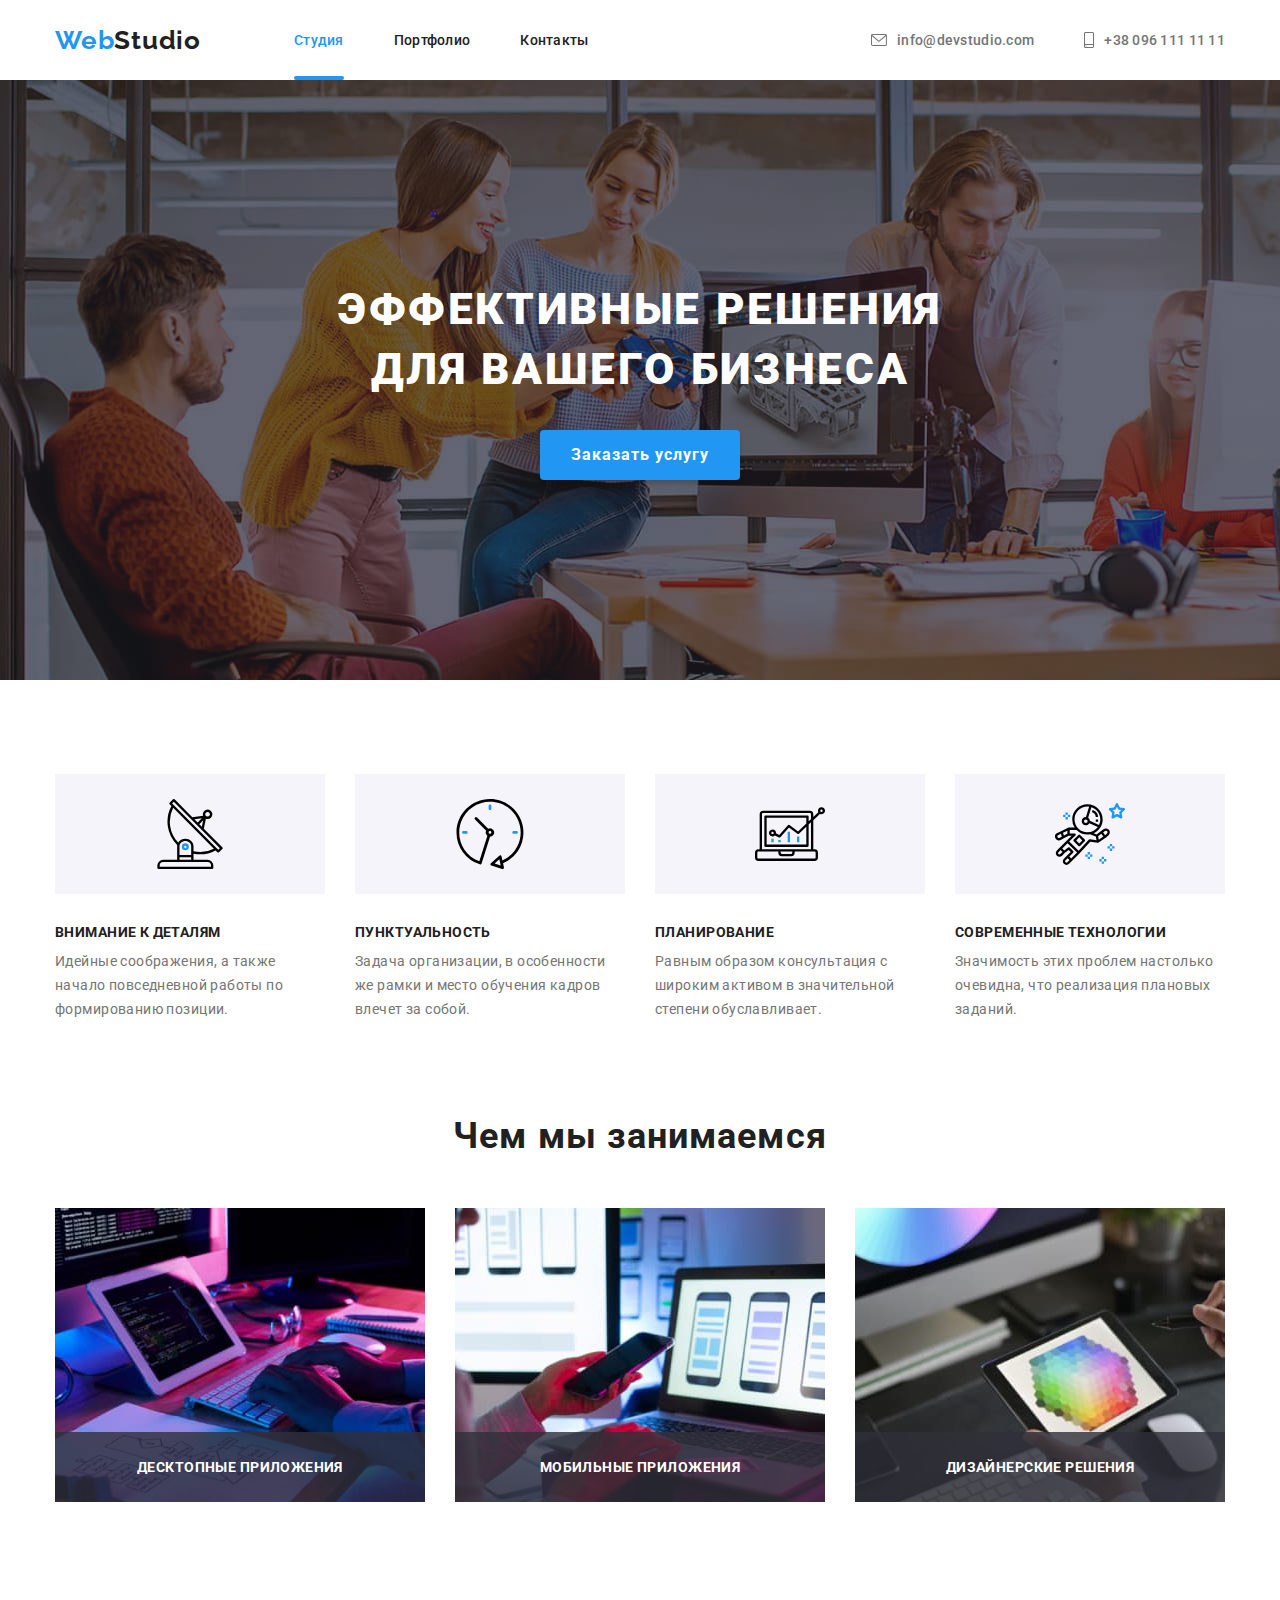
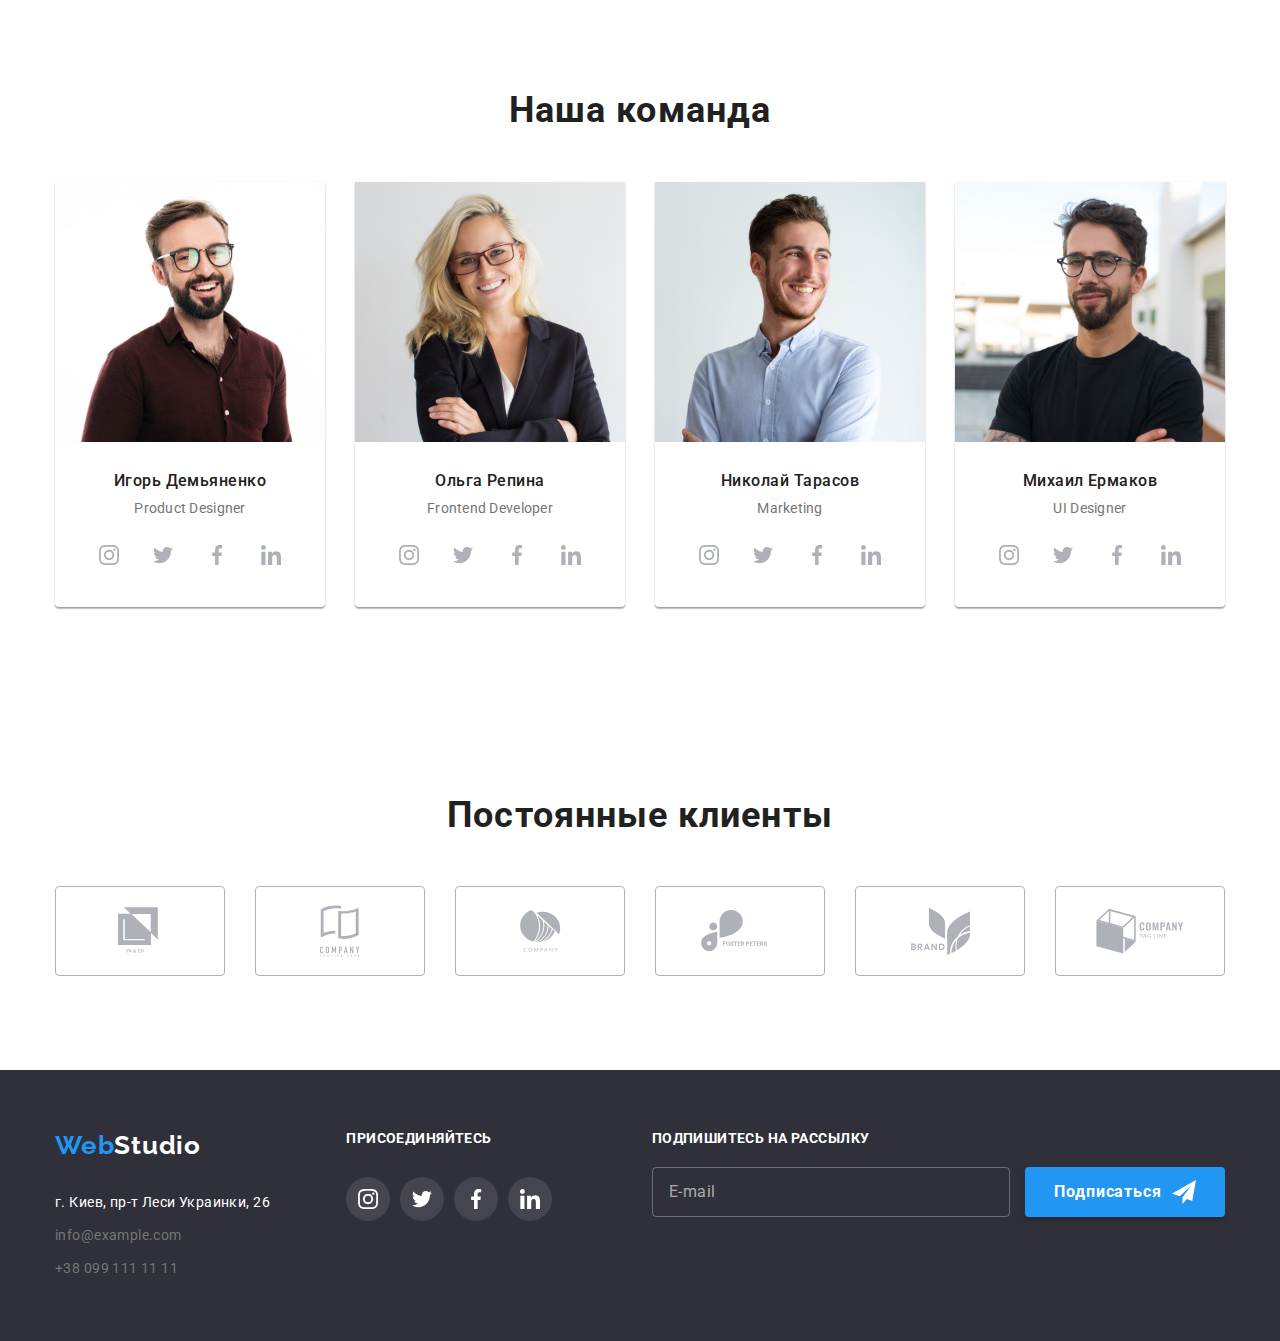
<file: index.html>
<!DOCTYPE html>
<html lang="ru">
  <head>
    <meta charset="UTF-8" />
    <meta name="viewport" content="width=device-width, initial-scale=1.0" />
    <link
      rel="stylesheet"
      href="https://cdnjs.cloudflare.com/ajax/libs/modern-normalize/1.0.0/modern-normalize.min.css"
    />
    <link
      href="https://fonts.googleapis.com/css2?family=Raleway:wght@700&family=Roboto:wght@400;500;700;900&display=swap"
      rel="stylesheet"
    />
    <link rel="stylesheet" href="./css/style.css" />
    <title>WebStudio</title>
  </head>
  <body>
    <!-- Header -->
    <header>
      <div class="container navigation">
        <div class="main-nav">
          <a lang="en" href="./index.html" class="logo link"
            ><span class="logo-accent">Web</span>Studio</a
          >
          <nav>
            <ul class="top-menu list">
              <li class="item">
                <a href="./index.html" class="top-menu--link link current"
                  >Студия</a
                >
              </li>
              <li class="item">
                <a href="./portfolio.html" class="top-menu--link link"
                  >Портфолио</a
                >
              </li>
              <li class="item">
                <a href="" class="top-menu--link link">Контакты</a>
              </li>
            </ul>
          </nav>
        </div>

        <address class="address">
          <ul class="top-address list">
            <li class="item">
              <a href="mailto:info@devstudio.com" class="top-address--link link"
                ><svg class="mail-svg" width="16" height="12">
                  <use href="./image/sprite.svg#icon-envelope-hover"></use>
                </svg>
                info@devstudio.com</a
              >
            </li>
            <li class="item">
              <a href="tel:+380961111111" class="top-address--link link"
                ><svg class="phone-svg" width="10" height="16">
                  <use href="./image/sprite.svg#icon-smartphone"></use>
                </svg>
                +38 096 111 11 11</a
              >
            </li>
          </ul>
        </address>
      </div>
    </header>
    <main>
      <!-- Герой -->

      <section class="hero">
        <div class="container">
          <h1 class="main-title">Эффективные решения для вашего бизнеса</h1>
          <button type="button" class="button" data-modal-open>
            Заказать услугу
          </button>
        </div>
      </section>

      <!-- Преимущества -->

      <section class="advantage">
        <div class="container">
          <h2 class="visually-hidden">Преимущества</h2>
          <ul class="list">
            <li class="item">
              <div class="advantage--icon">
                <svg class="" width="70" height="70">
                  <use href="./image/sprite.svg#icon-antenna"></use>
                </svg>
              </div>
              <p class="advantage-title">Внимание к деталям</p>
              <p class="text">
                Идейные соображения, а также начало повседневной работы по
                формированию позиции.
              </p>
            </li>
            <li class="item">
              <div class="advantage--icon">
                <svg class="" width="70" height="70">
                  <use href="./image/sprite.svg#icon-clock"></use>
                </svg>
              </div>
              <p class="advantage-title">Пунктуальность</p>
              <p class="text">
                Задача организации, в особенности же рамки и место обучения
                кадров влечет за собой.
              </p>
            </li>
            <li class="item">
              <div class="advantage--icon">
                <svg class="" width="70" height="70">
                  <use href="./image/sprite.svg#icon-diagram"></use>
                </svg>
              </div>
              <p class="advantage-title">Планирование</p>
              <p class="text">
                Равным образом консультация с широким активом в значительной
                степени обуславливает.
              </p>
            </li>
            <li class="item">
              <div class="advantage--icon">
                <svg class="" width="70" height="70">
                  <use href="./image/sprite.svg#icon-astronaut"></use>
                </svg>
              </div>
              <p class="advantage-title">Современные технологии</p>
              <p class="text">
                Значимость этих проблем настолько очевидна, что реализация
                плановых заданий.
              </p>
            </li>
          </ul>
        </div>
      </section>

      <!-- Чем мы занимаемся -->

      <section class="work">
        <div class="container">
          <h2 class="title">Чем мы занимаемся</h2>
          <ul class="list">
            <li class="item">
              <img
                src="./image/rozrabotka.jpg"
                alt="Разработка сайтов"
                width="370"
                height="294"
              />
              <p class="work--title">Десктопные приложения</p>
            </li>
            <li class="item">
              <img
                src="./image/adaptiv-saitov.jpg"
                alt="Адаптивные сайты"
                width="370"
                height="294"
              />
              <p class="work--title">Мобильные приложения</p>
            </li>
            <li class="item">
              <img
                src="./image/dizain.jpg"
                alt="Создание дизайна для сайтов"
                width="370"
                height="294"
              />
              <p class="work--title">Дизайнерские решения</p>
            </li>
          </ul>
        </div>
      </section>

      <!-- Наша команда -->

      <section class="team">
        <div class="container">
          <h2 class="title">Наша команда</h2>
          <ul class="list">
            <li class="item">
              <img
                class="photo"
                src="./image/demyanenko.jpg"
                alt="Игорь Демьяненко"
                width="270"
                height="260"
              />
              <h3 class="name">Игорь Демьяненко</h3>
              <p class="specialty" lang="en">Product Designer</p>
              <ul class="social-list list">
                <li class="social-item">
                  <a class="social-link link" href="">
                    <svg class="social-svg" width="20" height="20">
                      <use href="./image/sprite.svg#icon-instagram"></use>
                    </svg>
                  </a>
                </li>
                <li class="social-item">
                  <a class="social-link link" href="">
                    <svg class="social-svg" width="20" height="20">
                      <use href="./image/sprite.svg#icon-twitter"></use>
                    </svg>
                  </a>
                </li>
                <li class="social-item">
                  <a class="social-link link" href="">
                    <svg class="social-svg" width="20" height="20">
                      <use href="./image/sprite.svg#icon-facebook"></use>
                    </svg>
                  </a>
                </li>
                <li class="social-item">
                  <a class="social-link link" href="">
                    <svg class="social-svg" width="20" height="20">
                      <use href="./image/sprite.svg#icon-linkedin"></use>
                    </svg>
                  </a>
                </li>
              </ul>
            </li>
            <li class="item">
              <img
                class="photo"
                src="./image/repina.jpg"
                alt="Ольга Репина"
                width="270"
                height="260"
              />
              <h3 class="name">Ольга Репина</h3>
              <p class="specialty" lang="en">Frontend Developer</p>
              <ul class="social-list list">
                <li class="social-item">
                  <a class="social-link link" href="">
                    <svg class="social-svg" width="20" height="20">
                      <use href="./image/sprite.svg#icon-instagram"></use>
                    </svg>
                  </a>
                </li>
                <li class="social-item">
                  <a class="social-link link" href="">
                    <svg class="social-svg" width="20" height="20">
                      <use href="./image/sprite.svg#icon-twitter"></use>
                    </svg>
                  </a>
                </li>
                <li class="social-item">
                  <a class="social-link link" href="">
                    <svg class="social-svg" width="20" height="20">
                      <use href="./image/sprite.svg#icon-facebook"></use>
                    </svg>
                  </a>
                </li>
                <li class="social-item">
                  <a class="social-link link" href="">
                    <svg class="social-svg" width="20" height="20">
                      <use href="./image/sprite.svg#icon-linkedin"></use>
                    </svg>
                  </a>
                </li>
              </ul>
            </li>
            <li class="item">
              <img
                class="photo"
                src="./image/tarasov.jpg"
                alt="Николай Тарасов"
                width="270"
                height="260"
              />
              <h3 class="name">Николай Тарасов</h3>
              <p class="specialty" lang="en">Marketing</p>
              <ul class="social-list list">
                <li class="social-item">
                  <a class="social-link link" href="">
                    <svg class="social-svg" width="20" height="20">
                      <use href="./image/sprite.svg#icon-instagram"></use>
                    </svg>
                  </a>
                </li>
                <li class="social-item">
                  <a class="social-link link" href="">
                    <svg class="social-svg" width="20" height="20">
                      <use href="./image/sprite.svg#icon-twitter"></use>
                    </svg>
                  </a>
                </li>
                <li class="social-item">
                  <a class="social-link link" href="">
                    <svg class="social-svg" width="20" height="20">
                      <use href="./image/sprite.svg#icon-facebook"></use>
                    </svg>
                  </a>
                </li>
                <li class="social-item">
                  <a class="social-link link" href="">
                    <svg class="social-svg" width="20" height="20">
                      <use href="./image/sprite.svg#icon-linkedin"></use>
                    </svg>
                  </a>
                </li>
              </ul>
            </li>
            <li class="item">
              <img
                class="photo"
                src="./image/ermakov.jpg"
                alt="Михаил Ермаков"
                width="270"
                height="260"
              />
              <h3 class="name">Михаил Ермаков</h3>
              <p class="specialty" lang="en">UI Designer</p>
              <ul class="social-list list">
                <li class="social-item">
                  <a class="social-link link" href="">
                    <svg class="social-svg" width="20" height="20">
                      <use href="./image/sprite.svg#icon-instagram"></use>
                    </svg>
                  </a>
                </li>
                <li class="social-item">
                  <a class="social-link link" href="">
                    <svg class="social-svg" width="20" height="20">
                      <use href="./image/sprite.svg#icon-twitter"></use>
                    </svg>
                  </a>
                </li>
                <li class="social-item">
                  <a class="social-link link" href="">
                    <svg class="social-svg" width="20" height="20">
                      <use href="./image/sprite.svg#icon-facebook"></use>
                    </svg>
                  </a>
                </li>
                <li class="social-item">
                  <a class="social-link link" href="">
                    <svg class="social-svg" width="20" height="20">
                      <use href="./image/sprite.svg#icon-linkedin"></use>
                    </svg>
                  </a>
                </li>
              </ul>
            </li>
          </ul>
        </div>
      </section>

      <!-- Клиенты -->

      <section class="clients">
        <div class="container">
          <h2 class="title">Постоянные клиенты</h2>
          <ul class="clients-list list">
            <li class="clients-item">
              <a href="" class="clients-link"
                ><svg class="clients-svg" width="44" height="49">
                  <use href="./image/sprite.svg#icon-logo-1"></use></svg
              ></a>
            </li>
            <li class="clients-item">
              <a href="" class="clients-link"
                ><svg class="clients-svg" width="40" height="52">
                  <use href="./image/sprite.svg#icon-logo-2"></use></svg
              ></a>
            </li>
            <li class="clients-item">
              <a href="" class="clients-link"
                ><svg class="clients-svg" width="41" height="42">
                  <use href="./image/sprite.svg#icon-logo-3"></use></svg
              ></a>
            </li>
            <li class="clients-item">
              <a href="" class="clients-link"
                ><svg class="clients-svg" width="79" height="42">
                  <use href="./image/sprite.svg#icon-logo-4"></use></svg
              ></a>
            </li>
            <li class="clients-item">
              <a href="" class="clients-link"
                ><svg class="clients-svg" width="59" height="47">
                  <use href="./image/sprite.svg#icon-logo-5"></use></svg
              ></a>
            </li>
            <li class="clients-item">
              <a href="" class="clients-link"
                ><svg class="clients-svg" width="88" height="45">
                  <use href="./image/sprite.svg#icon-logo-6"></use></svg
              ></a>
            </li>
          </ul>
        </div>
      </section>
    </main>

    <!-- Footer -->

    <footer class="footer">
      <div class="container">
        <div class="address">
          <a lang="en" href="./index.html" class="logo link"
            ><span class="logo-accent">Web</span>Studio</a
          >
          <address>
            <ul class="footer-address list">
              <li class="item">
                <a
                  href="https://goo.gl/maps/jd2Q6fffBSF1kD2X9"
                  class="link contact-address"
                  target="_blank"
                  >г. Киев, пр-т Леси Украинки, 26</a
                >
              </li>
              <li class="item">
                <a href="mailto:info@example.com" class="link"
                  >info@example.com</a
                >
              </li>
              <li class="item">
                <a href="tel:+380991111111" class="link">+38 099 111 11 11</a>
              </li>
            </ul>
          </address>
        </div>

        <!-- Блок присоединяйтесь -->

        <div class="join">
          <b class="join-title">присоединяйтесь</b>
          <ul class="social-list list">
            <li class="social-item">
              <a class="social-link link" href="">
                <svg class="social-svg" width="20" height="20">
                  <use href="./image/sprite.svg#icon-instagram"></use>
                </svg>
              </a>
            </li>
            <li class="social-item">
              <a class="social-link link" href="">
                <svg class="social-svg" width="20" height="20">
                  <use href="./image/sprite.svg#icon-twitter"></use>
                </svg>
              </a>
            </li>
            <li class="social-item">
              <a class="social-link link" href="">
                <svg class="social-svg" width="20" height="20">
                  <use href="./image/sprite.svg#icon-facebook"></use>
                </svg>
              </a>
            </li>
            <li class="social-item">
              <a class="social-link link" href="">
                <svg class="social-svg" width="20" height="20">
                  <use href="./image/sprite.svg#icon-linkedin"></use>
                </svg>
              </a>
            </li>
          </ul>
        </div>
        <!-- Подпишитесь на рассылку -->

        <div class="subscribe">
          <p class="subscribe--title">Подпишитесь на рассылку</p>
          <form>
            <label class="subscribe--label">
              <input
                type="email"
                name="mail"
                class="user-email"
                placeholder="E-mail"
              />
            </label>
            <button type="submit" class="button">
              <span class="subscribe--button__text">Подписаться</span>
              <svg width="24" height="24">
                <use href="./image/sprite.svg#icon-send"></use>
              </svg>
            </button>
          </form>
        </div>
      </div>
    </footer>
    <div class="backdrop is-hidden" data-modal>
      <div class="modal">
        <p class="modal-title">Оставьте свои данные, мы вам перезвоним</p>

        <form class="modal-form">
          <label class="modal-label">
            <span class="modal-label-text">Имя</span>

            <input
              class="modal-input"
              type="text"
              name="user-name"
              placeholder=" "
            />
            <svg class="modal-svg" width="18" height="18">
              <use href="./image/sprite.svg#icon-person-black"></use>
            </svg>
          </label>

          <label class="modal-label">
            <span class="modal-label-text">Телефон</span>
            <input
              class="modal-input"
              type="tel"
              name="phone"
              placeholder=" "
            />
            <svg class="modal-svg" width="18" height="18">
              <use href="./image/sprite.svg#icon-phone-black"></use>
            </svg>
          </label>

          <label class="modal-label">
            <span class="modal-label-text">Почта</span>
            <input
              class="modal-input"
              type="email"
              name="mail"
              placeholder=" "
            />
            <svg class="modal-svg" width="18" height="18">
              <use href="./image/sprite.svg#icon-email-black"></use>
            </svg>
          </label>

          <label class="modal-label-textarea">
            <span class="modal-label-text">Комментарий</span>
            <textarea
              class="modal-textarea"
              name="massege"
              placeholder="Введите текст"
            ></textarea>
          </label>

          <label class="label-policy">
            <input
              type="checkbox"
              name="policy-check"
              class="policy-check-input visually-hidden"
            />

            <!-- Оформление чекбокса через свг спрайт -->

            <span class="label-policy-check">
              <svg width="11" height="8">
                <use href="./image/sprite.svg#icon-Vector"></use>
              </svg>
            </span>

            <!-- ===================================== -->

            <span class="label-policy-text"
              >Соглашаюсь с рассылкой и принимаю
              <a href="" class="policy-link">Условия договора</a></span
            >
          </label>

          <button type="submit" class="button">Отправить</button>
        </form>
        <button type="button" class="modal-btn" data-modal-close>
          <svg class="" width="18" height="18">
            <use href="./image/sprite.svg#icon-close-black"></use>
          </svg>
        </button>
      </div>
    </div>
    <script src="./js/modal.js"></script>
  </body>
</html>
</file>
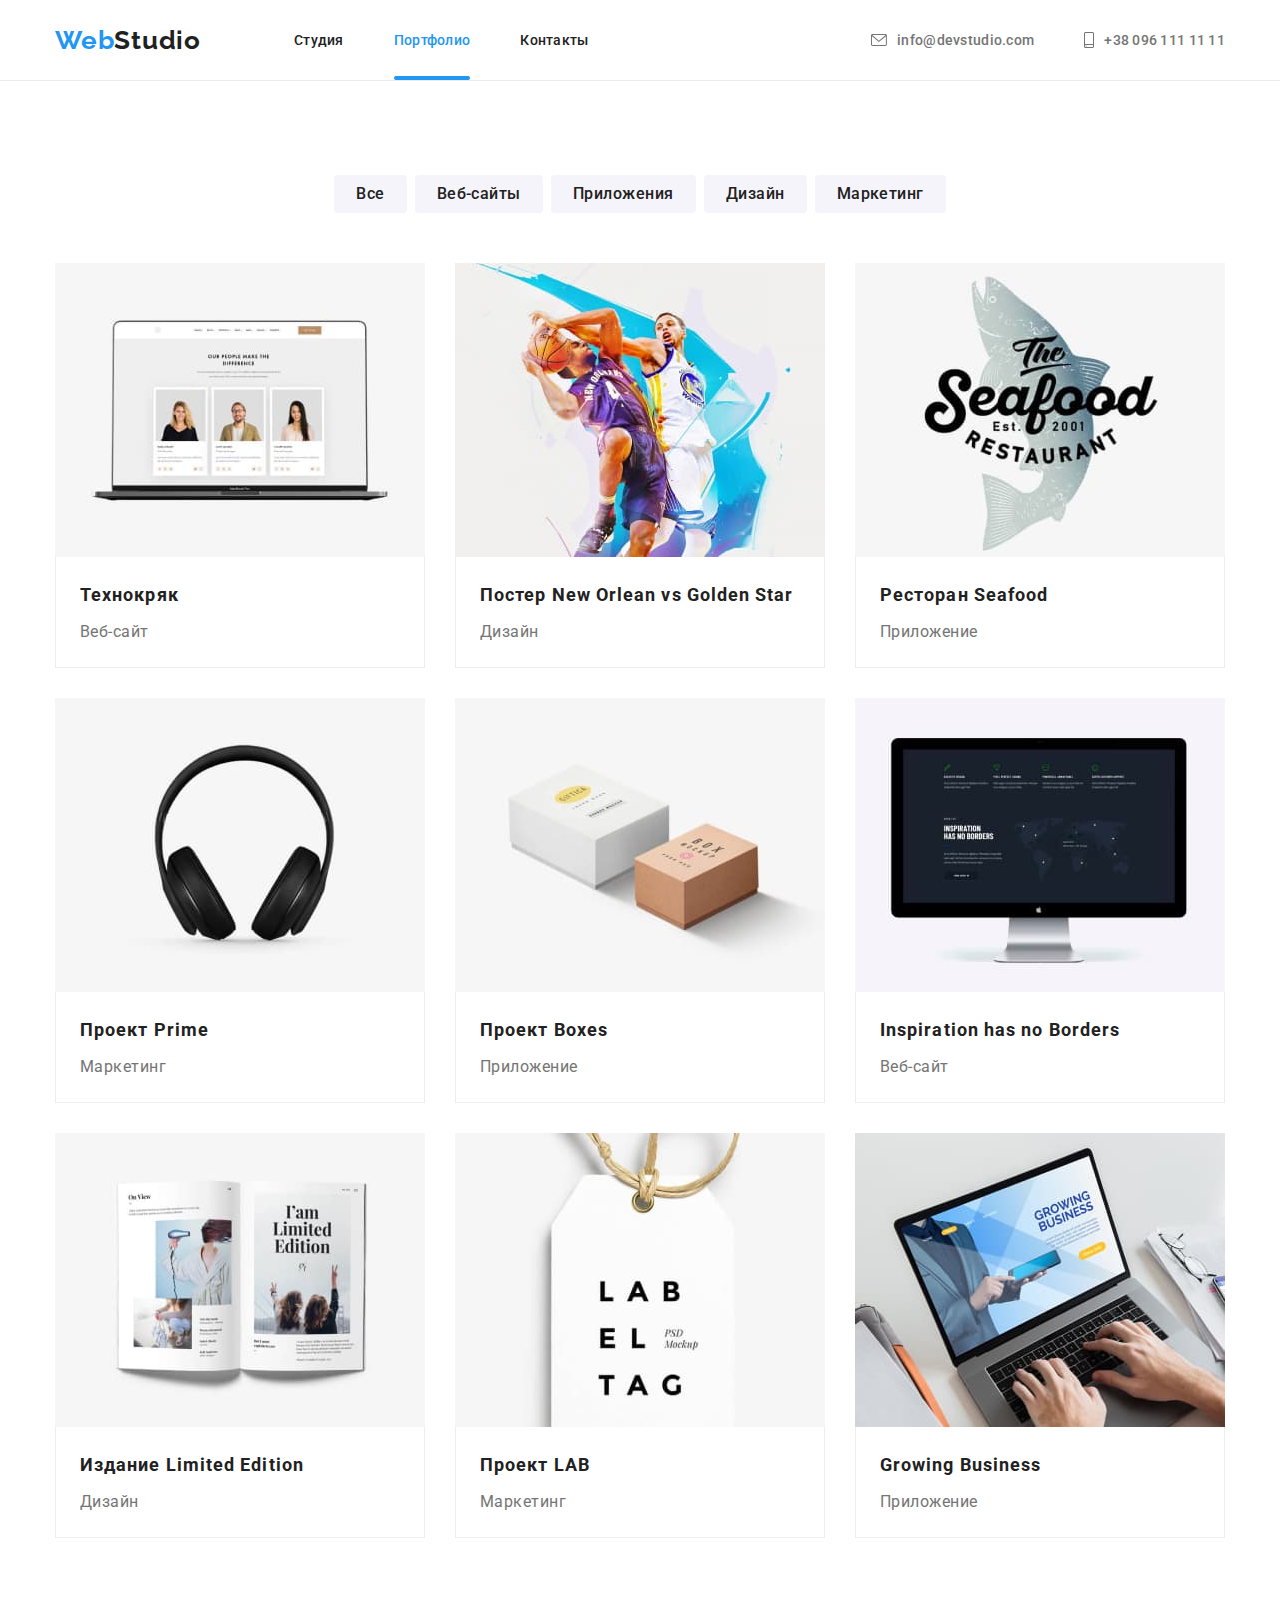
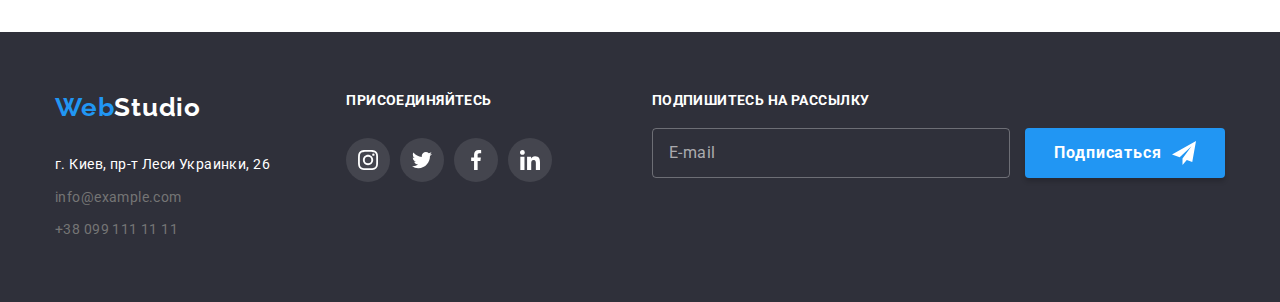
<file: portfolio.html>
<!DOCTYPE html>
<html lang="ru">
  <head>
    <meta charset="UTF-8" />
    <meta name="viewport" content="width=device-width, initial-scale=1.0" />
    <link
      rel="stylesheet"
      href="https://cdnjs.cloudflare.com/ajax/libs/modern-normalize/1.0.0/modern-normalize.min.css"
    />
    <link
      href="https://fonts.googleapis.com/css2?family=Raleway:wght@700&family=Roboto:wght@400;500;700;900&display=swap"
      rel="stylesheet"
    />
    <link rel="stylesheet" href="./css/style.css" />
    <title>WebStudio</title>
  </head>

  <body>
    <!-- Header -->
    <header class="header-portfolio">
      <div class="container navigation">
        <div class="main-nav">
          <a lang="en" href="./index.html" class="logo link"
            ><span class="logo-accent">Web</span>Studio</a
          >
          <nav>
            <ul class="top-menu list">
              <li class="item">
                <a href="./index.html" class="top-menu--link link">Студия</a>
              </li>
              <li class="item">
                <a href="./portfolio.html" class="top-menu--link link current"
                  >Портфолио</a
                >
              </li>
              <li class="item">
                <a href="" class="top-menu--link link">Контакты</a>
              </li>
            </ul>
          </nav>
        </div>

        <address class="address">
          <ul class="top-address list">
            <li class="item">
              <a href="mailto:info@devstudio.com" class="top-address--link link"
                ><svg class="mail-svg" width="16" height="12">
                  <use href="./image/sprite.svg#icon-envelope-hover"></use>
                </svg>
                info@devstudio.com</a
              >
            </li>
            <li class="item">
              <a href="tel:+380961111111" class="top-address--link link"
                ><svg class="phone-svg" width="10" height="16">
                  <use href="./image/sprite.svg#icon-smartphone"></use>
                </svg>
                +38 096 111 11 11</a
              >
            </li>
          </ul>
        </address>
      </div>
    </header>

    <!-- Main -->

    <main>
      <section class="portfolio">
        <div class="container">
          <!-- Фильтр -->

          <ul class="filter list">
            <li class="item"><a href="" class="link filter-link">Все</a></li>
            <li class="item">
              <a href="" class="link filter-link">Веб-сайты</a>
            </li>
            <li class="item">
              <a href="" class="link filter-link">Приложения</a>
            </li>
            <li class="item"><a href="" class="link filter-link">Дизайн</a></li>
            <li class="item">
              <a href="" class="link filter-link">Маркетинг</a>
            </li>
          </ul>

          <!-- Карточки -->

          <ul class="list cards">
            <li class="item">
              <a href="" class="cards-link link">
                <div class="card-block">
                  <img
                    src="./image/sait.jpg"
                    alt="Веб-сайт компании"
                    width="370"
                    height="294"
                    class="card-foto"
                  />
                  <p class="card-desc--text">
                    Технокряк это современная площадка распространения
                    коронавируса. Компании используют эту платформу для
                    цифрового шпионажа и атак на защищённые сервера конкурентов.
                  </p>
                </div>

                <div class="card-desc">
                  <h2 class="name-card">Технокряк</h2>
                  <p class="text-card">Веб-сайт</p>
                </div>
              </a>
            </li>
            <li class="item">
              <a href="" class="cards-link link">
                <div class="card-block">
                  <img
                    src="./image/basketball.jpg"
                    alt="Дизайн постера"
                    width="370"
                    height="294"
                    class="card-foto"
                  />
                  <p class="card-desc--text">
                    Технокряк это современная площадка распространения
                    коронавируса. Компании используют эту платформу для
                    цифрового шпионажа и атак на защищённые сервера конкурентов.
                  </p>
                </div>

                <div class="card-desc">
                  <h2 class="name-card">Постер New Orlean vs Golden Star</h2>
                  <p class="text-card">Дизайн</p>
                </div>
              </a>
            </li>
            <li class="item">
              <a href="" class="cards-link link">
                <div class="card-block">
                  <img
                    src="./image/restaurant.jpg"
                    alt="Приложение для ресторана"
                    width="370"
                    height="294"
                    class="card-foto"
                  />
                  <p class="card-desc--text">
                    Технокряк это современная площадка распространения
                    коронавируса. Компании используют эту платформу для
                    цифрового шпионажа и атак на защищённые сервера конкурентов.
                  </p>
                </div>

                <div class="card-desc">
                  <h2 class="name-card">Ресторан Seafood</h2>
                  <p class="text-card">Приложение</p>
                </div>
              </a>
            </li>
            <li class="item">
              <a href="" class="cards-link link">
                <div class="card-block">
                  <img
                    src="./image/naushniki.jpg"
                    alt="Наушники"
                    width="370"
                    height="294"
                    class="card-foto"
                  />
                  <p class="card-desc--text">
                    Технокряк это современная площадка распространения
                    коронавируса. Компании используют эту платформу для
                    цифрового шпионажа и атак на защищённые сервера конкурентов.
                  </p>
                </div>

                <div class="card-desc">
                  <h2 class="name-card">Проект Prime</h2>
                  <p class="text-card">Маркетинг</p>
                </div>
              </a>
            </li>
            <li class="item">
              <a href="" class="cards-link link">
                <div class="card-block">
                  <img
                    src="./image/boxes.jpg"
                    alt="Две коробки"
                    width="370"
                    height="294"
                    class="card-foto"
                  />
                  <p class="card-desc--text">
                    Технокряк это современная площадка распространения
                    коронавируса. Компании используют эту платформу для
                    цифрового шпионажа и атак на защищённые сервера конкурентов.
                  </p>
                </div>

                <div class="card-desc">
                  <h2 class="name-card">Проект Boxes</h2>
                  <p class="text-card">Приложение</p>
                </div>
              </a>
            </li>
            <li class="item">
              <a href="" class="cards-link link">
                <div class="card-block">
                  <img
                    src="./image/karta.jpg"
                    alt="Веб-сайт"
                    width="370"
                    height="294"
                    class="card-foto"
                  />
                  <p class="card-desc--text">
                    Технокряк это современная площадка распространения
                    коронавируса. Компании используют эту платформу для
                    цифрового шпионажа и атак на защищённые сервера конкурентов.
                  </p>
                </div>

                <div class="card-desc">
                  <h2 class="name-card">Inspiration has no Borders</h2>
                  <p class="text-card">Веб-сайт</p>
                </div>
              </a>
            </li>
            <li class="item">
              <a href="" class="cards-link link">
                <div class="card-block">
                  <img
                    src="./image/izdanie.jpg"
                    alt="Дизайн для издания"
                    width="370"
                    height="294"
                    class="card-foto"
                  />
                  <p class="card-desc--text">
                    Технокряк это современная площадка распространения
                    коронавируса. Компании используют эту платформу для
                    цифрового шпионажа и атак на защищённые сервера конкурентов.
                  </p>
                </div>

                <div class="card-desc">
                  <h2 class="name-card">Издание Limited Edition</h2>
                  <p class="text-card">Дизайн</p>
                </div>
              </a>
            </li>
            <li class="item">
              <a href="" class="cards-link link">
                <div class="card-block">
                  <img
                    src="./image/lab.jpg"
                    alt="Проект LAB"
                    width="370"
                    height="294"
                    class="card-foto"
                  />
                  <p class="card-desc--text">
                    Технокряк это современная площадка распространения
                    коронавируса. Компании используют эту платформу для
                    цифрового шпионажа и атак на защищённые сервера конкурентов.
                  </p>
                </div>

                <div class="card-desc">
                  <h2 class="name-card">Проект LAB</h2>
                  <p class="text-card">Маркетинг</p>
                </div>
              </a>
            </li>
            <li class="item">
              <a href="" class="cards-link link">
                <div class="card-block">
                  <img
                    src="./image/noutbook.jpg"
                    alt="Ноутбук"
                    width="370"
                    height="294"
                    class="card-foto"
                  />
                  <p class="card-desc--text">
                    Технокряк это современная площадка распространения
                    коронавируса. Компании используют эту платформу для
                    цифрового шпионажа и атак на защищённые сервера конкурентов.
                  </p>
                </div>

                <div class="card-desc">
                  <h2 class="name-card">Growing Business</h2>
                  <p class="text-card">Приложение</p>
                </div>
              </a>
            </li>
          </ul>
        </div>
      </section>
    </main>

    <!-- Footer -->

    <footer class="footer">
      <div class="container">
        <div class="address">
          <a lang="en" href="./index.html" class="logo link"
            ><span class="logo-accent">Web</span>Studio</a
          >
          <address>
            <ul class="footer-address list">
              <li class="item">
                <a
                  href="https://goo.gl/maps/jd2Q6fffBSF1kD2X9"
                  class="link contact-address"
                  target="_blank"
                  >г. Киев, пр-т Леси Украинки, 26</a
                >
              </li>
              <li class="item">
                <a href="mailto:info@example.com" class="link"
                  >info@example.com</a
                >
              </li>
              <li class="item">
                <a href="tel:+380991111111" class="link">+38 099 111 11 11</a>
              </li>
            </ul>
          </address>
        </div>

        <!-- Блок присоединяйтесь -->

        <div class="join">
          <b class="join-title">присоединяйтесь</b>
          <ul class="social-list list">
            <li class="social-item">
              <a class="social-link link" href="">
                <svg class="social-svg" width="20" height="20">
                  <use href="./image/sprite.svg#icon-instagram"></use>
                </svg>
              </a>
            </li>
            <li class="social-item">
              <a class="social-link link" href="">
                <svg class="social-svg" width="20" height="20">
                  <use href="./image/sprite.svg#icon-twitter"></use>
                </svg>
              </a>
            </li>
            <li class="social-item">
              <a class="social-link link" href="">
                <svg class="social-svg" width="20" height="20">
                  <use href="./image/sprite.svg#icon-facebook"></use>
                </svg>
              </a>
            </li>
            <li class="social-item">
              <a class="social-link link" href="">
                <svg class="social-svg" width="20" height="20">
                  <use href="./image/sprite.svg#icon-linkedin"></use>
                </svg>
              </a>
            </li>
          </ul>
        </div>
        <!-- Подпишитесь на рассылку -->

        <div class="subscribe">
          <p class="subscribe--title">Подпишитесь на рассылку</p>
          <form>
            <label class="subscribe--label">
              <input
                type="email"
                name="mail"
                class="user-email"
                placeholder="E-mail"
              />
            </label>
            <button type="submit" class="button">
              <span class="subscribe--button__text">Подписаться</span>
              <svg width="24" height="24">
                <use href="./image/sprite.svg#icon-send"></use>
              </svg>
            </button>
          </form>
        </div>
      </div>
    </footer>
  </body>
</html>
</file>
<file: css/style.css>
:root {
  --main-color: #757575;
  --accent-color: #2196f3;
  --title-color: #212121;
  --white-color: #ffffff;
  --bgc-footer: #2f303a;
  --footer-color: color: rgba(255, 255, 255, 0.6);
  --btn-filter-color: #F5F4FA;
  --cards-border-color: #EEEEEE;
  --time-transition: 250ms;
  --function-time: cubic-bezier(0.4, 0, 0.2, 1);
}

/* Base */



body {
    font-family: Roboto;
    font-style: normal;
    font-weight: 400;
    font-size: 14px;
    line-height: 1.16;
    letter-spacing: 0.02em;

    color: var(--main-color);
}

.list {
  list-style: none;
  padding: 0;
  margin: 0;
}

.link {
  display: block;
  text-decoration: none;
      font-style: normal;
}

.button {
  padding-top: 10px;
  padding-bottom: 10px;
font-weight: 700;
font-size: 16px;
line-height: 1.87;
letter-spacing: 0.06em;
width: 200px;
height: 50px;

  background-color: var(--accent-color);
  color: var(--white-color);
  box-shadow: 0px 4px 4px rgba(0, 0, 0, 0.15);
border-radius: 4px;
border: 0;
}

.title {
  margin-top: 0;
  margin-bottom: 50px;
  font-weight: 700;
font-size: 36px;
line-height: 1.16;
letter-spacing: 0.03em;
  text-align: center;

  color: var(--title-color);
}

.container {
  margin-left: auto;
  margin-right: auto;
  padding-left: 15px;
  padding-right: 15px;
  width: 1200px;
}

.visually-hidden {
  position: absolute !important;
  clip: rect(1px 1px 1px 1px); /* IE6, IE7 */
  clip: rect(1px, 1px, 1px, 1px);
  padding:0 !important;
  border:0 !important;
  height: 1px !important; 
  width: 1px !important; 
  overflow: hidden;
}

img {
  display: block;
}

button {
  cursor: pointer;
}

/* Header */

.header-portfolio {
  border-bottom: 1px solid #ECECEC;
}

.logo {
margin-right: 93px;

  font-family: Raleway;
  font-size: 26px;
  font-weight: 700;
  line-height: 1.19;
  letter-spacing: 0.03em;

  color: var(--title-color);
}

.logo-accent {
 color: var(--accent-color);
}

.top-menu {
  display: flex;
}

.top-menu--link {
  display: flex;
  align-items: center;
  height: 80px;
  font-weight: 500;
  color: var(--title-color);
  transition: color var(--time-transition) var(--function-time);
}

.top-menu--link:hover,
.top-menu--link:focus {
  color: var(--accent-color);
}

.top-menu .item {
  position: relative;
}

.current.top-menu--link::after {
  position: absolute;
  left: 0;
  bottom: 0;
  content: "";
  width: 100%;
  height: 4px;
  border-radius: 2px;
  background-color: var(--accent-color);
}

.top-menu .item:not(:last-child) {
  margin-right: 50px;
}

.link.current {
  color: var(--accent-color);
}

.top-address {
  display: flex;
}

.top-address--link {
  display: flex;
  align-items: center;
  font-weight: 500;
  color: var(--main-color);
  transition: color var(--time-transition) var(--function-time);
}

.top-address--link:hover,
.top-address--link:focus {
  color: var(--accent-color);
}

.mail-svg {
  margin-right: 10px;
  fill: var(--main-color);
  transition: fill var(--time-transition) var(--function-time);
}

.top-address--link:hover .mail-svg, 
.top-address--link:focus .mail-svg {
  fill: var(--accent-color);
}

.phone-svg {
  margin-right: 10px;
  fill: var(--main-color);
  transition: fill var(--time-transition) var(--function-time);
}

.top-address--link:hover .phone-svg, .top-address--link:focus .phone-svg {
  fill: var(--accent-color);
}

.top-address .item{
display: flex;
align-items: center;
}



.top-address .item:not(:last-child) {
  margin-right: 50px;
}

.navigation {
  display: flex;
  align-items: center;
  height: 80px;
}

.main-nav {
  display: flex;
  align-items: center;
}

.address {
  margin-left: auto;
}

/* Герой */

.hero {
  padding-top: 50px;
  padding-bottom: 50px;
  display: flex;
  align-items: center;
  min-height: 600px;
  background-color: var(--title-color);
  background-image: linear-gradient(rgba(47, 48, 58, 0.4), rgba(47, 48, 58, 0.4)) , url("../image/hero-Img.jpg");
}

.hero .container {
  display: flex;
  flex-direction: column;
  justify-content: center;
  align-items: center;

}

.main-title {
  margin-top: 0;
  margin-bottom: 30px;
  margin-left: auto;
  margin-right: auto;
  text-align: center;
font-weight: 900;
font-size: 44px;
line-height: 1.36;
letter-spacing: 0.06em;
text-transform: uppercase;

width: 696px;

  color: var(--white-color);
}

/* Преимущества */

.advantage {
  padding-top: 94px;
  padding-bottom: 94px;
}

.advantage .text {
  margin-top: 0;
  margin-bottom: 0;
  line-height: 1.71;

letter-spacing: 0.03em;
}

.advantage-title {
margin-top: 0;
margin-bottom: 10px;
font-size: 14px;
font-weight: 700;
letter-spacing: 0.03em;
text-transform: uppercase;
color: var(--title-color);
}

.advantage .list {
  display: flex;
}

.advantage .item {
  width: 270px;
}

.advantage .item:not(:last-child) {
  margin-right: 30px;
}

.advantage--icon {
  display: flex;
  margin-bottom: 30px;
  align-items: center;
  justify-content: center;
  width: 270px;
  height: 120px;
  background-color: var(--btn-filter-color);
}

/* Чем мы занимаемся */

.work {
  margin-bottom: 94px;
}

.work .list {
  display: flex;
}

.work .item {
  position: relative;
  width: 370px;
}

.work--title {
  display: flex;
  align-items: center;
  justify-content: center;
  position: absolute;
  bottom: 0;
  left: 0;
  margin-top: 0;
  margin-bottom: 0;
  width: 100%;
  height: 70px;
  font-weight: 700;
font-size: 14px;
letter-spacing: 0.03em;
text-transform: uppercase;

color: var(--white-color);
background: rgba(47, 48, 58, 0.8);
}

.work .item:not(:last-child) {
  margin-right: 30px;
}

/* Команда */

.team {
  padding-top: 94px;
  padding-bottom: 94px;
}

.team .list {
  display: flex;
}

.team .item {
  padding-bottom: 30px;
  width: 270px;
  box-shadow: 0px 1px 3px rgba(0, 0, 0, 0.12), 0px 1px 1px rgba(0, 0, 0, 0.14), 0px 2px 1px rgba(0, 0, 0, 0.2);
border-radius: 0px 0px 4px 4px;
}

.team .item:not(:last-child) {
  margin-right: 30px;
}

.name {
  margin-top: 0;
  margin-bottom: 10px;
  font-weight: 500;
font-size: 16px;
line-height: 1.18;
letter-spacing: 0.03em;
text-align: center;
color: var(--title-color);
}

.specialty {
  margin-top: 0;
  margin-bottom: 16px;
  text-align: center;
}

.photo {
  margin-bottom: 30px;
}

.social-list {
  display: flex;
  justify-content: center;
}

.social-item:not(:last-child) {
  margin-right: 10px;
}

.social-svg {
  fill:#AFB1B8;
  transition: fill var(--time-transition) var(--function-time);
}

.social-link {
  display: flex;
  justify-content: center;
  align-items: center;
  width: 44px;
  height: 44px;
  border-radius: 50%;
  transition: background-color var(--time-transition) var(--function-time);
}

  .social-link:hover, .social-link:focus {
    background-color: var(--accent-color);
  }

  .social-link:hover .social-svg,
  .social-link:focus .social-svg {
fill: var(--white-color);
  }


/* Клиенты */

.clients {
  margin-top: 94px;
  margin-bottom: 94px;
}

.clients-list {
  display: flex;
}

.clients-item:not(:last-child) {
  margin-right: 30px;
}

.clients-svg {
  fill: #AFB1B8;
  transition: fill var(--time-transition) var(--function-time);
}

.clients-link {
  display: flex;
  justify-content: center;
  align-items: center;
  width: 170px;
height: 90px;
border: 1px solid #AFB1B8;
box-sizing: border-box;
border-radius: 4px;
transition: border-color var(--time-transition) var(--function-time);
}

.clients-link:hover,
.clients-link:focus {
  border-color: var(--accent-color);
}

.clients-link:hover .clients-svg,
.clients-link:focus .clients-svg {
  fill: var(--accent-color);
}



/* Footer */

.footer {
  padding-top: 60px;
  padding-bottom: 60px;
  background-color: var(--bgc-footer);
}

.footer .container {
  display: flex;
  justify-content: space-between;
}

.footer .address {
  margin-right: 70px;
  margin-left: 0;
}

.footer-address {
  font-size: 14px;
line-height: 1.71;
letter-spacing: 0.03em;
}

.footer .logo {
  margin-right: 0;
  margin-bottom: 30px;
  color: var(--white-color);
}

.footer-address .link {
  color: var(--footer-color);
}

.footer-address .contact-address {
    color: var(--white-color);
}

.footer-address .item:not(:last-child) {
margin-bottom: 9px;
}

/* join */

.join {
  margin-right: 93px;
}

.join-title {
  display: inline-block;
  margin-bottom: 30px;
  font-weight: 700;
letter-spacing: 0.03em;
  text-transform: uppercase;
  color: var(--white-color);
}

.join .social-link {
background: rgba(255, 255, 255, 0.1);
transition: background-color var(--time-transition) var(--function-time);
}

.join .social-svg {
  fill: var(--white-color);
}

.join .social-link:hover,
.join .social-link:focus {
    background-color: var(--accent-color);
  }

/* subscribe */

.subscribe--title {
  margin-top: 0;
  margin-bottom: 20px;
  font-weight: 700;
letter-spacing: 0.03em;
text-transform: uppercase;
color: var(--white-color);
}

.user-email {
  padding-left: 16px;
  width: 358px;
height: 50px;
  border: 1px solid rgba(255, 255, 255, 0.3);
box-sizing: border-box;
border-radius: 4px;
background-color: transparent;
color: var(--white-color);
}

.user-email::placeholder {
  font-size: 16px;
line-height: 1.25;
letter-spacing: 0.03em;
color: rgba(255, 255, 255, 0.6);

}

.user-email:focus {
  outline: none;
}

.subscribe--label {
  position: relative;
  margin-right: 12px;
}

.subscribe--button__text {
  margin-right: 10px;
  font-weight: 700;
font-size: 16px;
line-height: 1.87;
letter-spacing: 0.06em;

color: var(--white-color);
}

.subscribe .button {
  display: inline-flex;
  align-items: center;
  justify-content: center;
}


/* Portfolio */

.portfolio {
  padding-top: 94px;
  padding-bottom: 94px;
}



/* filter */

.filter {
  display: flex;
  justify-content: center;
  margin-bottom: 50px;
}

.filter .button {
  background-color: var(--btn-filter-color);
  color: var(--title-color);
  font-weight: 500;
  transition: color var(--time-transition) var(--function-time), backgraund-color var(--time-transition) var(--function-time);
}

.filter .button:hover, .filter .button:focus {
  background-color: var(--accent-color);
  color: var(--white-color);
}

.filter .item:not(:last-child) {
  margin-right: 8px;
}

.filter-link {
  display: block;
  padding: 6px 22px;
  background: #F5F4FA;
border-radius: 4px;
font-weight: 500;
font-size: 16px;
line-height: 1.62;
text-align: center;
letter-spacing: 0.03em;
color: var(--title-color);
transition: color var(--time-transition) var(--function-time), background-color var(--time-transition) var(--function-time),
box-shadow var(--time-transition) var(--function-time);
}

.filter-link:hover,
.filter-link:focus {
  color: var(--white-color);
  background-color: var(--accent-color);
box-shadow: 0px 3px 1px rgba(0, 0, 0, 0.1), 0px 1px 2px rgba(0, 0, 0, 0.08), 0px 2px 2px rgba(0, 0, 0, 0.12);
}

/* Cards */

.cards {
  display: flex;
  flex-wrap: wrap;
  margin: -15px;
  
}

.cards .item {
  margin: 15px;
  width: 370px;
}

.card-block {
  position: relative;
  overflow: hidden;
}

.cards-link {
  transition: box-shadow var(--time-transition) var(--function-time);
}

.cards-link:hover,
.cards-link:focus {
  box-shadow: 0px 1px 1px rgba(0, 0, 0, 0.12), 0px 4px 4px rgba(0, 0, 0, 0.06), 1px 4px 6px rgba(0, 0, 0, 0.16);
}



.name-card {
  margin-top: 0;
  margin-bottom: 4px;
  font-weight: 700;
font-size: 18px;
line-height: 2;
letter-spacing: 0.06em;
color: var(--title-color);
}

.text-card {
  margin-top: 0;
  margin-bottom: 0;
  font-size: 16px;
line-height: 1.87;
letter-spacing: 0.03em;
color: var(--main-color);
}

.card-desc {
  padding: 20px 24px;
border-left: 1px solid var(--cards-border-color);
border-right: 1px solid var(--cards-border-color);
border-bottom: 1px solid var(--cards-border-color);
}

.card-desc--text {
  display: flex;
  align-items: center;
  justify-content: center;
  margin-top: 0;
  margin-bottom: 0;
  padding-right: 24px;
  padding-left: 24px;
  width: 100%;
  height: 100%;
  position: absolute;
  left: 0;
  top: 0;
  font-size: 18px;
line-height: 1.56;
letter-spacing: 0.03em;
color: var(--white-color);
background-color: rgba(33, 150, 243, 0.9);
transform: translateY(100%);
transition: transform var(--time-transition) var(--function-time);
}

.cards .item:hover .card-desc--text {
transform: translateY(0);
}

/* Модальное окно */

.backdrop {
  position: fixed;
  display: block;
  top: 0;
  left: 0;
  width: 100%;
  height: 100%;
  background-color: rgba(0, 0, 0, 0.2);
  opacity: 1;
  transition: opacity var(--time-transition) var(--function-time);
}

.modal {
  position: absolute;
  top: 50%;
  left: 50%;
  padding: 40px;
  transform: translate(-50%, -50%) scale(1);
  width: 528px;
max-height: 581px;
height: 100%;
overflow: hidden auto;
background: var(--white-color);
box-shadow: 0px 1px 3px rgba(0, 0, 0, 0.12), 0px 1px 1px rgba(0, 0, 0, 0.14), 0px 2px 1px rgba(0, 0, 0, 0.2);
border-radius: 4px;
opacity: 1;
transition: transform var(--time-transition) var(--function-time), opacity var(--time-transition) var(--function-time);
}

.modal-btn {
  position: absolute;
  display: flex;
  align-items: center;
  justify-content: center;
  padding: 0;
  top: 8px;
  right: 8px;
  width: 30px;
height: 30px;
  background: var(--white-color);
border: 1px solid rgba(0, 0, 0, 0.1);
border-radius: 50%;
transition: fill var(--time-transition) var(--function-time);
}

.modal-btn:hover,
.modal-btn:focus {
  fill: var(--accent-color);
}

.backdrop.is-hidden {
  opacity: 0;
  pointer-events: none;

}

.backdrop.is-hidden .modal {
  transform: translate(-50%, -50%) scale(0.5);
  opacity: 0;
}

.modal-title {
  margin-top: 0;
  margin-bottom: 30px;
  font-weight: 700;
font-size: 20px;
line-height: 1.15;
text-align: center;
letter-spacing: 0.03em;
color: var(--title-color);
}

.modal-input {
  padding-left: 42px;
  width: 100%;
  height: 40px;
  border: 1px solid rgba(33, 33, 33, 0.2);
border-radius: 4px;
transition: border-color var(--time-transition) var(--function-time);
}

.modal-input:focus {
  outline: none;
  border: 1px solid var(--accent-color);
}

.modal-svg {
  position: absolute;
  left: 12px;
  top: 50%;
  transform: translateY(-50%);
  transition: fill var(--time-transition) var(--function-time);
}

.modal-input:focus ~ .modal-svg {
  fill: var(--accent-color);
}

.modal-input:not(:placeholder-shown) ~ .modal-svg{
  fill: var(--accent-color);
}

.modal-label {
  position: relative;
  display: block;
  margin-bottom: 28px;
}



.modal-label-text {
  position: absolute;
  left: 0;
  top: -18px;
}

.modal-label-textarea {
    position: relative;
  display: block;
  margin-bottom: 20px;
}

.modal-textarea {
  padding: 12px 16px;
  width: 100%;
  height: 120px;
  border: 1px solid rgba(33, 33, 33, 0.2);
border-radius: 4px;
  resize: none;
  transition: border-color var(--time-transition) var(--function-time);
}

.modal-textarea:focus {
  outline: none;
  border: 1px solid var(--accent-color);
}

.modal-textarea::placeholder {
  letter-spacing: 0.01em;
color: rgba(117, 117, 117, 0.5);
}

.label-policy {
  display: flex;
  align-items: center;
  margin-bottom: 30px;
}

.label-policy-text {
display: flex;
  line-height: 1.71;
letter-spacing: 0.03em;
color: var(--main-color);
}

.policy-link {
  display: block;
    height: 19px;
  color: var(--accent-color);
  margin-left: 3px;
  border-bottom: 1px solid var(--accent-color);
    text-decoration: none;
}

.modal .button {
  display: block;
  margin: 0 auto;
}

/* Чекбокс через svg спрайт в html документе */

.label-policy-check {
  display: flex;
  justify-content: center;
  align-items: center;
  margin-right: 7px;
  width: 16px;
  height: 15px;
  border: 1px solid var(--title-color);
  border-radius: 2px;
  transition: background-color var(--time-transition) var(--function-time), border-color var(--time-transition) var(--function-time);
}

.policy-check-input:checked ~ .label-policy-check {
  background-color: var(--accent-color);
  border: 1px solid var(--accent-color);
}

/* ========================= */


/* Чекбокс через псевдоэлемент */

/* .policy-check-input:checked ~ .label-policy-text::before{
  background-image: url(../image/Vector.svg), linear-gradient(var(--accent-color), var(--accent-color));
  background-repeat: no-repeat;
  background-position: center;
  border-color: var(--accent-color);
}

.label-policy-text::before {
  content: "";
  display: inline-block;
  width: 16px;
  height: 15px;
  border: 1px solid var(--title-color);
  border-radius: 2px;
  margin-right: 7px;
} */

/* ========================= */
</file>
